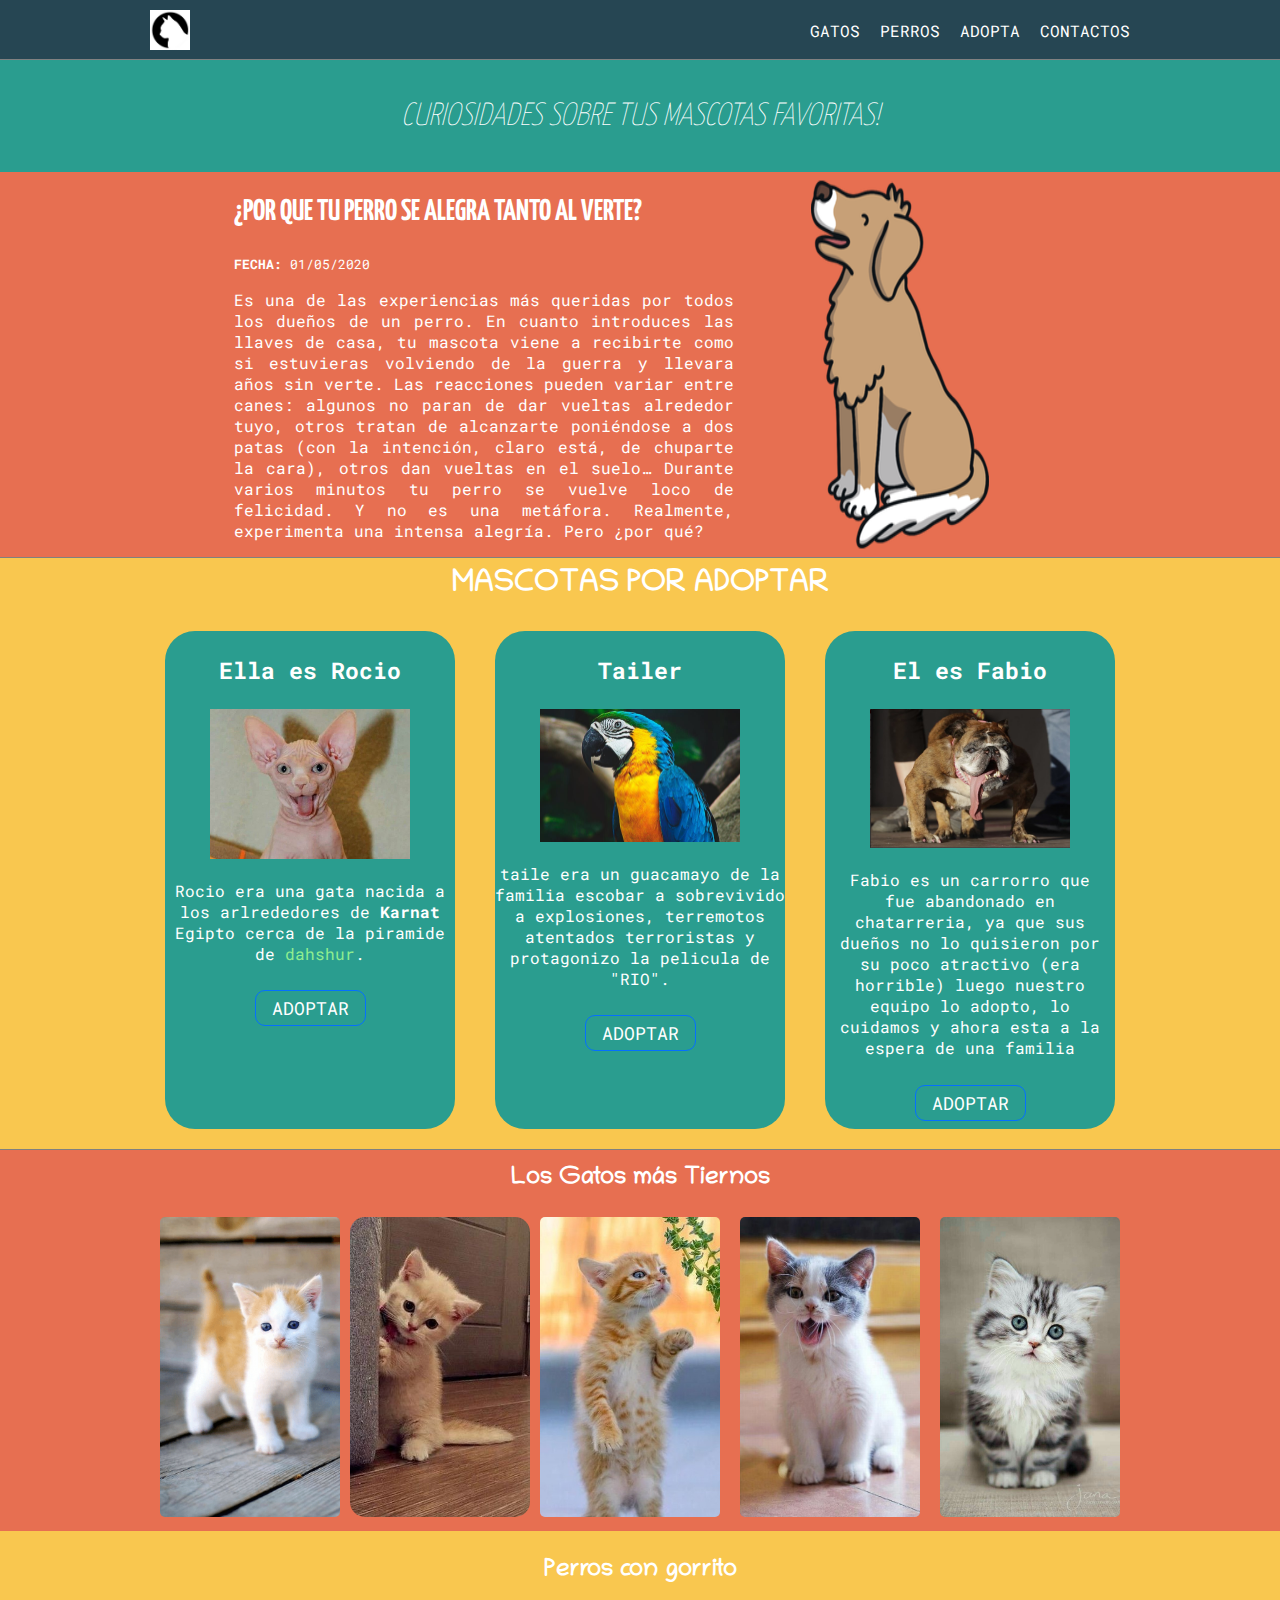
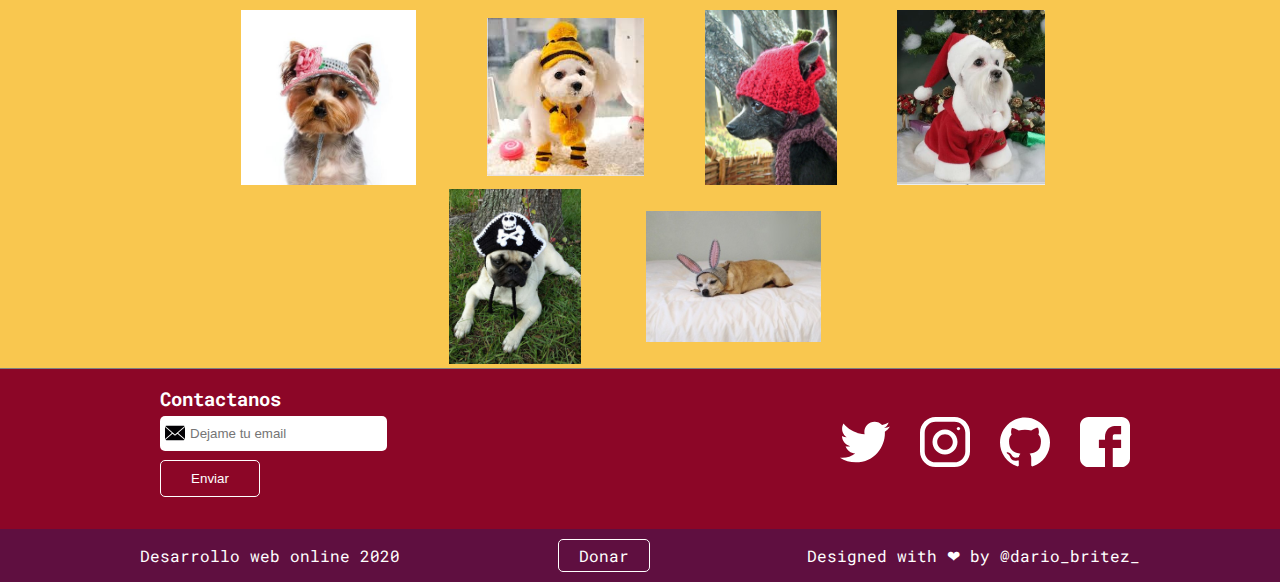
<file: index.html>
<!DOCTYPE html>
<html lang="es">
  <head>
  <meta charset="UTF-8">
  <meta name="viewport" content="width=device-width, initial-scale=1">
  <link href="https://fonts.googleapis.com/css2?family=Fjalla+One&family=Source+Sans+Pro&display=swap" rel="stylesheet">
  <link href="https://fonts.googleapis.com/css2?family=Chilanka&family=Noto+Sans+KR&display=swap" rel="stylesheet">
  <link href="https://fonts.googleapis.com/css2?family=Roboto+Mono&family=Yanone+Kaffeesatz:wght@700&display=swap" rel="stylesheet"> 
  <link rel="stylesheet" href="estilos.css">
  <!-- <link rel="stylesheet" href="media.css" media="screen and (max-width:768px)"> -->
  <link rel="icon" type="image/svg" "stylesheet" href="imagenes\lol.svg">
  <title>Mascotas</title>
  </head>
  <body>
    <header class="header" id="index.html">
        <div class="container">
          <figure class="logo-imageContainer">
            <a href="">
              <img class="logo" src="imagenes\logoCat.jpg" href= "index.html" alt="aqui va el logo pero tu internet no sirve v:" >
            </a>
           </figure>
             <nav class="menu">
               <ol>
                 <li>
                   <a class="link" href="#gatos">Gatos</a>
                 </li>
                 <li>
                   <a class="link" href="#perros">Perros</a>
                   <li>
                     <a class="link" href="#adoptar">Adopta</a>
                   </li>
                  </li>
                  <li>
                    <a class="link" href="#contacto">Contactos</a>
                  </li>
                </ol>
             </nav>
        </div>
      </header>

        <section class="hero">
        <div class="container-1">
          <h1>
             Curiosidades sobre tus Mascotas Favoritas!
            </h1>
          </section>
        </div>

       <section id="dog-fine" class="dog-fine">
         <div class="container">
           <article class="contenedorDeHero">
             <div class="text-dogFine">
               <div class="subdate">
                 <h2 class="dog-title">
               ¿Por que tu perro se alegra tanto al verte?
                 </h2>
                 <p class="dog-date">
                 <small><strong>FECHA:</strong> 01/05/2020</small>
               </div>
                </p>
                 <p class="dog-text">
                   Es una de las experiencias más queridas por todos los dueños de un perro.
                    En cuanto introduces las llaves de casa, tu mascota viene a recibirte 
                    como si estuvieras volviendo de la guerra y llevara años sin verte. 
                    Las reacciones pueden variar entre canes: algunos no paran de dar 
                    vueltas alrededor tuyo, otros tratan de alcanzarte poniéndose a dos
                     patas (con la intención, claro está, de chuparte la cara), otros dan 
                     vueltas en el suelo… Durante varios minutos tu perro se vuelve loco 
                     de felicidad. Y no es una metáfora. Realmente, experimenta una intensa 
                     alegría. Pero ¿por qué?
                </p>
               </div>
             <figure class="fine-imageContainer">
                 <img class="fine-image" src="imagenes/perro.png" alt="perro">
             </figure>
       </article>
         </div>
  </section> 

       <section id="adoptar" class="adoptar">
        <div class="container">
          <h2 class="adoptar-title">
            Mascotas por adoptar
          </h2>
          <div class="container">
          </div>
        <div class="flexbox">
          
          <div class="box">
            <article class="rocio">
              <h3 class="subtitulo-rocio">
                <center>Ella es Rocio</center> 
              </h3>
              <figure class="rocio-imageConteiner">
                <img class="rocio-image" src="imagenes/gato.jpg" alt="gato feo">
              </figure>
              <p class="description-rocio">
                  Rocio era una gata nacida a los arlrededores de <strong>Karnat</strong> Egipto cerca de la piramide de <a class="wiki" href="https://es.wikipedia.org/wiki/Dahshur" target="_blank">dahshur</a>.
                </p>
              <div class="boton">
                  <a class="url" href="C:\Users\dario\Desktop\pagina web\te-la-creiste-we.html">ADOPTAR</a>
                  </div>
            </article>
          </div>
          <div class="box">
            <article class="tailer">
              <h3 class="tailer-title">
                <center>Tailer</center>
              </h3>
              <figure class="tailer-imageConteiner">
               <img class="tailer-image" src="imagenes/guacamayo.jpg" alt="guacamayo">
              </figure>
              <p class="description-tailer">
                taile era un guacamayo de la familia escobar a sobrevivido  a explosiones, terremotos atentados terroristas y protagonizo la pelicula de "RIO". 
              </p>
              <div class="boton">
                <a class="url" href="C:\Users\dario\Desktop\pagina web\te-la-creiste-we.html">ADOPTAR</a>
              </article>
              </div>
              <div class="box">
                <article class="fabio">
                  <h3 class="subtitulo-fabio">
                    <center>El es Fabio</center>
                  </h3>
                  <figure class="fabio-imageConteiner">
                    <img class="fabio-image" src="imagenes/fabio.jpg" alt="imagen de un perro feo">
                  </figure>
                  <p class="description-fabio">Fabio es un carrorro que fue abandonado en chatarreria, ya que sus dueños no lo quisieron por su poco atractivo (era horrible) luego nuestro equipo lo adopto, lo cuidamos y ahora esta a la espera de una familia</p>
                  <div class="boton">
                    <a class="url" href="C:\Users\dario\Desktop\pagina web\te-la-creiste-we.html">ADOPTAR</a>
                  </div>
                </article>
              </div>
          </div>
      </section>

        <h2 class="gato-title">Los Gatos más Tiernos </h2>
        <section class="gatos" id="gatos">
          <div class="container">
            <article>
              <figure class="gato-imageConteiner">
                <img class="gato-image" src="imagenes/gatos/1-1.png" alt=""  height="400">
              </figure>
            </article>
            
            <article>
              <figure class="gato-imageConteiner">
                <img src="imagenes/gatos/2-2.jpg" alt="" height="300">
              </figure>
            </article>
            
            <article>
              <figure class="gato-imageConteiner">
                <img class="gato-image" src="imagenes/gatos/3-3.jpg" alt="" height="400">
              </figure>
            </article>
  
            <article>
              <figure class="gato-imageConteiner">
                <img class="gato-image" src="imagenes/gatos/4-4.jpg" alt=""height="400">
              </figure>
            </article>
  
            <article>
              <figure class="gato-imageConteiner">
                <img class="gato-image" src="imagenes/gatos/5-5.jpg" alt="" height="400">
              </figure>
            </article>

          </div>
        </section>

        <h2 class="perro-title">Perros con gorrito </h2>
        <section id="perros" class="perros">
          <div class="container">
            <article>
              <figure class="gato-imageConteiner">
                <img class="perro-image" src="imagenes/perros/1.jpg" >
              </figure>
            </article>
  
            <article>
              <figure class="perro-imageConteiner">
                <img class="perro-image" src="imagenes/perros/2.jpg" >
              </figure>
            </article>
            
            <article>
              <figure class="perro-imageConteiner">
                <img class="perro-image" src="imagenes/perros/3.jpg" >
              </figure>
            </article>
  
            <article>
              <figure class="perro|-imageConteiner">
                <img class="perro-image" src="imagenes/perros/4.jpg" >
              </figure>
            </article>
  
            <article>
              <figure class="perro-imageConteiner">
                <img class="perro-image" src="imagenes/perros/5.jpg" >
              </figure>
            </article>
  
            <article>
              <figure class="perro-imageConteiner">
                <img class="perro-image" src="imagenes/perros/6.jpg" >
              </figure>
            </article>            
          </div>

        </section>

        <section id="contacto" class="contact">
          <div class="container">
            <form action="/suscripcion" class="form-email">
              <h3 class="contact-title">Contactanos</h3>
            <input type="text" placeholder="Dejame tu email" id="email">
            <div class="botonContainer">
              <button>Enviar</button>
            </div>
            </form>
            <div class="social">
              <a class="social-link twitter" href="https://twitter.com/dariobritez_"></a>
              <a class="social-link instagram" href="https://instagram.com/dario_britez_"></a>
              <a class="social-link github" href="https://github.com/zaiffer"></a>
              <a class="social-link facebook" href="https://www.facebook.com/profile.php?id=100013651728128"></a>
            </div>
          </div>
        </section>
        <footer class="footer">
          <div class="container">
            <div>
              <p>Desarrollo web online 2020</p>
            </div>
            <div>
              <a class="donar" href="https://www.paypal.me/dario">Donar</a>
            </div>
            <div>
              <p>Designed with ❤ by <a href="https://twitter.com/dariobritez_">@dario_britez_</a> </p>
            </div>
          </div>
        </footer>
        
    </body>



</html>
</file>
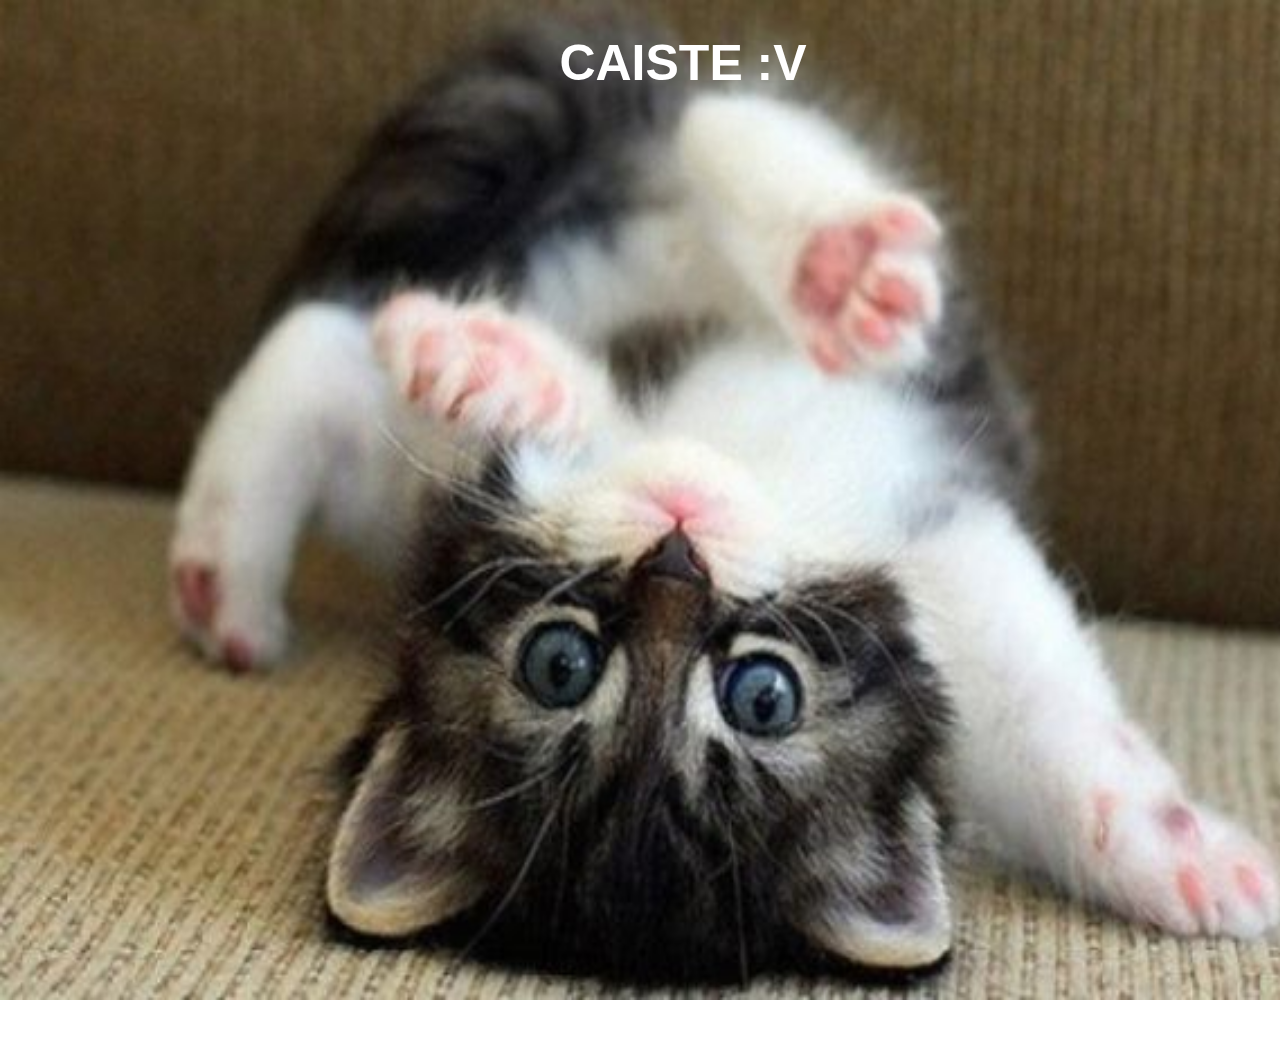
<file: te-la-creiste-we.html>
<!DOCTYPE html>
<html lang="es">
<head>
  <meta charset="UTF-8">
  <title>caiste</title>
  <link rel="stylesheet" href="te-la-creiste-we.css">
</head>
<body>
  <h1>CAISTE :v </h1 >
</body>
</html>
</file>
<file: estilos.css>
/*reglas
selectores
declaraciones
propopiedades
valores*/
 

.header{
  margin: 0px;
  background-color: #264653;
  color: white;
  display: flex;
  justify-content: space-between;
  align-items: center;
  height: 60px;
  flex-wrap: wrap;
  border-bottom: 0.5px solid gray;
  text-transform: uppercase;
  box-sizing: border-box;
  position: sticky;
  top: 0;
}

.menu{
  height: inherit;
}
.header ol{
  display: flex;
  height: inherit;
}

.header ol li{
  height: inherit;
}

.header a{
  display: flex;
  height: 60px;
  align-items: center;
  padding: 0 10px;
  width: auto;
  transition: .3s;
}

.link:hover{
  background: #2A9D8F;
}

.header ol{
  height: inherit;
}

body{
  font-family: 'Roboto Mono', monospace;
  color:white;
  margin: 0px;
}
.link{
  color:white;
  text-decoration: none;
}
h1,
h2,
h3,
h4,
h5,
h6{
  font-family:'Source Sans Pro' sans-serif;
}

h1{
  font-style: italic;
  font-weight: 100;
  line-height: 1.5;
  letter-spacing: -.2;
  text-transform: uppercase;
  margin: 0px; 
  z-index: 1;
  font-size: 2em;
}


h1 strong{
  color: #33B1FF;
}
ol{
  margin: 0px;
  padding:0;
  list-style: none;
  display: flex; 
}

ul{
  margin: 0px;
  padding:0;
  list-style: none;
}

.dog-fine{
  margin: 0px;
  background: #E76F51;
  align-items: center;
  justify-content: space-evenly;
  display: flex;
  border-bottom: 0.5px solid gray;
}
.contenedorDeHero{
  display: flex;
  max-height: 450px;
  height: 100%;
}
.fine-image{
  /* border-radius: 10px ; */
  width: 50%;
  display: inline-block;
}

.dog-title{
  text-transform: uppercase;
  font-family: 'Yanone Kaffeesatz', sans-serif;
  font-weight: bolder;
  font-size: 30px;
  color: white;
  font-style: BOLD;
}


.fine-imageContainer{
  display: contents;
}
.text-dogFine{
   margin-top: 0px;
   max-width: 500px;
   width: 100%;
   display: inline-block;
   text-align: justify;
   padding: 0 10px;
}

.hero{
  /* background-image: url("imagenes/portada2.jpg"); */
  /* background-size: 500px 300px; */
  /* background-repeat: no-repeat; */
  /* background-position-x:right ; */
  font-family: 'Yanone Kaffeesatz', sans-serif; 
  font-weight: bold;
  color: white;
  display: flex;
  margin: 0;
  align-items: center;
  justify-content: space-between;
  flex-wrap: wrap;
  /* width: 1000px; */
  position: relative;
  overflow: hidden;
  padding: 2em 0;
  margin: 0 auto;
  background: #2A9D8F;
}

.hero-image{
  position: absolute;
  top: 0;
  left: 0;
  right:0;
  bottom: 0;
  width: 100%;
  margin: 0 auto;
  max-width: 1000px;

}
 
.logo{
  height: 40px;
}

.adoptar{
background-color: #F9C74F;
}

.adoptar-title{
  font-family: 'Chilanka', cursive;
  text-align: center;
  text-transform: uppercase;
  font-size: 30px;
  color: #1D252C;
  margin: 0;
  padding: 10px 0;
}

 .fabio{
  max-width: 290px;
  width: 100%;
  height: 473px;
  margin: 20px;
  border: gray 1px solid;
  border-radius: 30px;
  box-sizing: border-box;
}
.description-fabio{
  padding: 0 5%;
  box-sizing: border-box;
  text-align: center;
}



.boton{
  text-align: center;
  padding: 5%;
}

.rocio{
  max-width: 290px;
  width: 100%;
  box-sizing: border-box;
  height: 440px;
  margin: 20px;
  border: gray 1px solid;
  border-radius: 30px;
}



.tailer{
  max-width: 290px;
  width: 100%;
  box-sizing: border-box;
  height: 440px;
  margin: 20px;
  border: gray 1px solid;
  border-radius: 30px;
} 
.tailer-image{
  width: 250px;
  height: 200px;
}


.logo-imageContainer{
  margin: 0px;
}

 
.url{
  text-decoration: none;
  border: 1px solid #056fff;
  color: white;
  padding: 5px 16px;
  border-radius: 10px;
  font-size: 0.9em;
  transition: 0.4s;
}

.url:hover{
  background: #0077B6;
  color: white;
  border: none;
  
}
.wiki{
  text-decoration: none;
  color: lightgreen;
}
.flexbox{
  justify-content: center;
  display: flex;
  flex-wrap: wrap;
}
.box{
  flex-wrap: inherit;
}

.fabio, .rocio, .tailer{
  background-color: white;
  text-align: center;
}
.gatos{
  display: flex;
  /* flex-wrap: wrap; */
  justify-content: center;
  align-items: center;
  background-color: #E76F51;
}


.gatos img{
  border-radius: 15px;
  /* flex-wrap: wrap; */
}

.gato-title{
  font-family: 'Chilanka', cursive;
  text-align: center;
  background: #E76F51;
  margin: 0;
  padding: 15px 0;
  color: white;
  border-top: 0.5px solid gray;
}

.gato-image{
  padding: 10px;
  width: 180px;
  height: 300px;
}


.perros{
  display: flex;
  flex-wrap: wrap;
  justify-content: center;
  align-items: center;
  background-color: #F9C74F;
}
.perro-title{
  text-align: center;
  margin-top: 0;
  background-color: #F9C74F;
  margin: 0;
  font-family: 'Chilanka', cursive;
  color: white;
  padding: 2% 0;
}


.perro-image{
  max-width: 250px;
  width: 70%;
  max-height: 250px;
  height: 100%;
}

figure{
  margin:0 ;
  text-align: center;
  }
.footer{
  background-color: #5F0F40;
 display: flex;
 color:white;
 align-items: center;
 justify-content: space-between;
 flex-wrap: wrap;
}
.footer img{
  /* margin: 0; */
  
  vertical-align: middle;
}
.footer a{
  color:white;
  text-decoration: none;
}

.contact{
  background-color: #8C0627;
  color: white;
  height: 150px;
  display: flex;
  align-items: center;
  justify-content: space-between;
  padding-bottom: 10px;
  border-top: 0.5px gray solid ;
}

.contact-title{
  margin: 0;
  padding: 2% 0;
}


.social-link{
  display: inline-block;
  width: 50px;
  height: 50px;
  background-size: 50px 50px;
  margin: 0 10px;
}

.social-link.facebook{
  background-image: url(imagenes/facebook.svg);
}

.social-link.github{
  background-image: url(imagenes/github.svg);
}

.social-link.instagram{
  background-image: url(imagenes/instagram.svg);
}

.social-link.twitter{
  background-image: url(imagenes/twitter.svg);
}

.form-email{
  margin: 20px;
}

.form-email input{
  padding:10px 20px 10px 30px;
  border-radius: 5px;
  border-style: solid;
  border:none;
  background-image: url(imagenes/envelope.svg);
  background-repeat: no-repeat;
  background-size: 20px 20px;
  background-position-y: center;
  background-position-x: 5px;
  outline: none;
}

.form-email button{
  display: block;
  padding: 10px 30px;
  background: transparent;
  color: white;
  width: 100px;
  border: white 1px solid;
  border-radius: 5px;
  margin: 4% 0;
}

.container-1{
  align-items: inherit;
  justify-content: center;
  display: inherit;
  margin: 0 auto;
  width: 1000px;
  flex-wrap: wrap;
}

.container{
  /* border: solid 1px red; */
  align-items: inherit;
  justify-content: inherit;
  display: inherit;
  margin: 0 auto;
  max-width: 1000px;
  width: 100%;
  flex: 1;
  flex-wrap: wrap;
}
.donar{
  border: 1px white solid;
  border-radius: 5px;
  padding: 5px 20px;
}

.adoptar h2{
  color: white;
  font-family: 'Chilanka', cursive;
}

.fabio, .rocio, .tailer{
  background: #2A9D8F;
  color: white;
  height: auto;
  font-size: 20px;
  border: none;
}
.tailer-image, .rocio-image, .fabio-image{
  max-width: 200px;
  width: 70%;
  height: 100%;
}

.description-fabio, .description-tailer, .description-rocio{
  font-size: 0.8em;
}

.box{
  display: contents;
}







@media screen and (max-width: 1023px){
  .hero{
    width: auto;
    position: relative;
    overflow: hidden;
    /* padding: 1.5em 0; */
  }

  .hero-image{
    position: absolute;
    top: 0;
    left: 0;
    right:0;
    bottom: 0;
    width: 100%;
  }

  .hero-image{
    max-height: 300px;
    height: 100%;
  }

  .dog-fine{
    max-height: 400px;
  }
}

@media screen and (max-width:767px){


  .dog-title{
    text-align: start;
  }
  .hero h1{
    font-size: 1.5em;
  }

  .hero{
    padding: 1.3em 0;
  }
.contact{
  height: auto;
  align-items: center;
  text-align: center;
  display: block;
  padding: 1em 0;
}
.form-email{
  margin: 0;
}

label{
  display: block;
}
.botonContainer{
  display: flex;
  justify-content: center;
  padding: 2% 0;
}
.footer{
  display: block;
  margin: 0;
  text-align: center;
}

.footer p{
  padding: 10px 0;
  margin: 0;
}
.contenedorDeHero{
  display: contents;
}


.text-dogFine{
  max-width: 90%;
  text-align: justify;
  display: iniial;
  align-items: center;
  padding: 0 10px;
}

.fine-image{
  display: none;
}

}

  @media screen and (max-width:479px){
    .header{
      height: auto;
    }

    .header ol{
      display: initial;
    }
    .container{
      display: block;
    }

    .header a{
      display: flex;
      height: 50px;
      justify-content: center;
    }

    .logo-imageContainer{
      text-align: center;
    }

    .fabio, .rocio, .tailer{
      color: white;
      margin: 0;
      margin: 30px 0;
      width: 70%;
      padding: 0;
      text-align: center;
      border: no;
    }


    .rocio-image,  .fabio-image, .tailer-image{
      padding: 0%;
    }
    .fabio{
      height: 100%;
      margin: 0;
      padding: 0;
      padding-bottom: 3%;
    }

    .dog-title{
      font-size: 1.4em;
    }
    .dog-text{
      font-size: .85em;
    }
    .hero h1{
      font-size: 1.3em;
    }
  }


@media screen and (max-width:399px){
  .hero h1{
    font-size: 1.1em;
  }

  .dog-text{
    font-size: .8em;
  }

}

  @media screen and (max-width:320px){
  .description-fabio, .description-tailer, .description-rocio{
  font-size: 0.6em;
  }

  h3{
    font-size: 0.8em;
  }

  .url{
    padding: 3px 7px;
    font-size: 15px;
  }
  .footer{
    font-size: 15px;
  }

  .contact-title{
    font-size: 18px 
  }

  .dog-text{
    font-size: 0.75em;
    text-align: justify;
  }
  .dog-date{
    font-size: 0.74em;

  }
  .dog-title{
    font-size: 1em;
  }
  .adoptar-title{
    font-size: 1.1em;
  }

  
  }
</file>
<file: media.css>
body{
border: solid 5px red;
}
</file>
<file: te-la-creiste-we.css>
h1{
  text-align: center;
  color: white;
  font-family: sans-serif;
  text-transform: uppercase;
  font-size: 50px;
  
}
body{
  background-image: url(imagenes/gatos/vuelta.jpg);
  background-repeat: no-repeat;
  background-size: 1350px 1000px;
  width: 1350px;
  height: 1000px;
}
</file>
